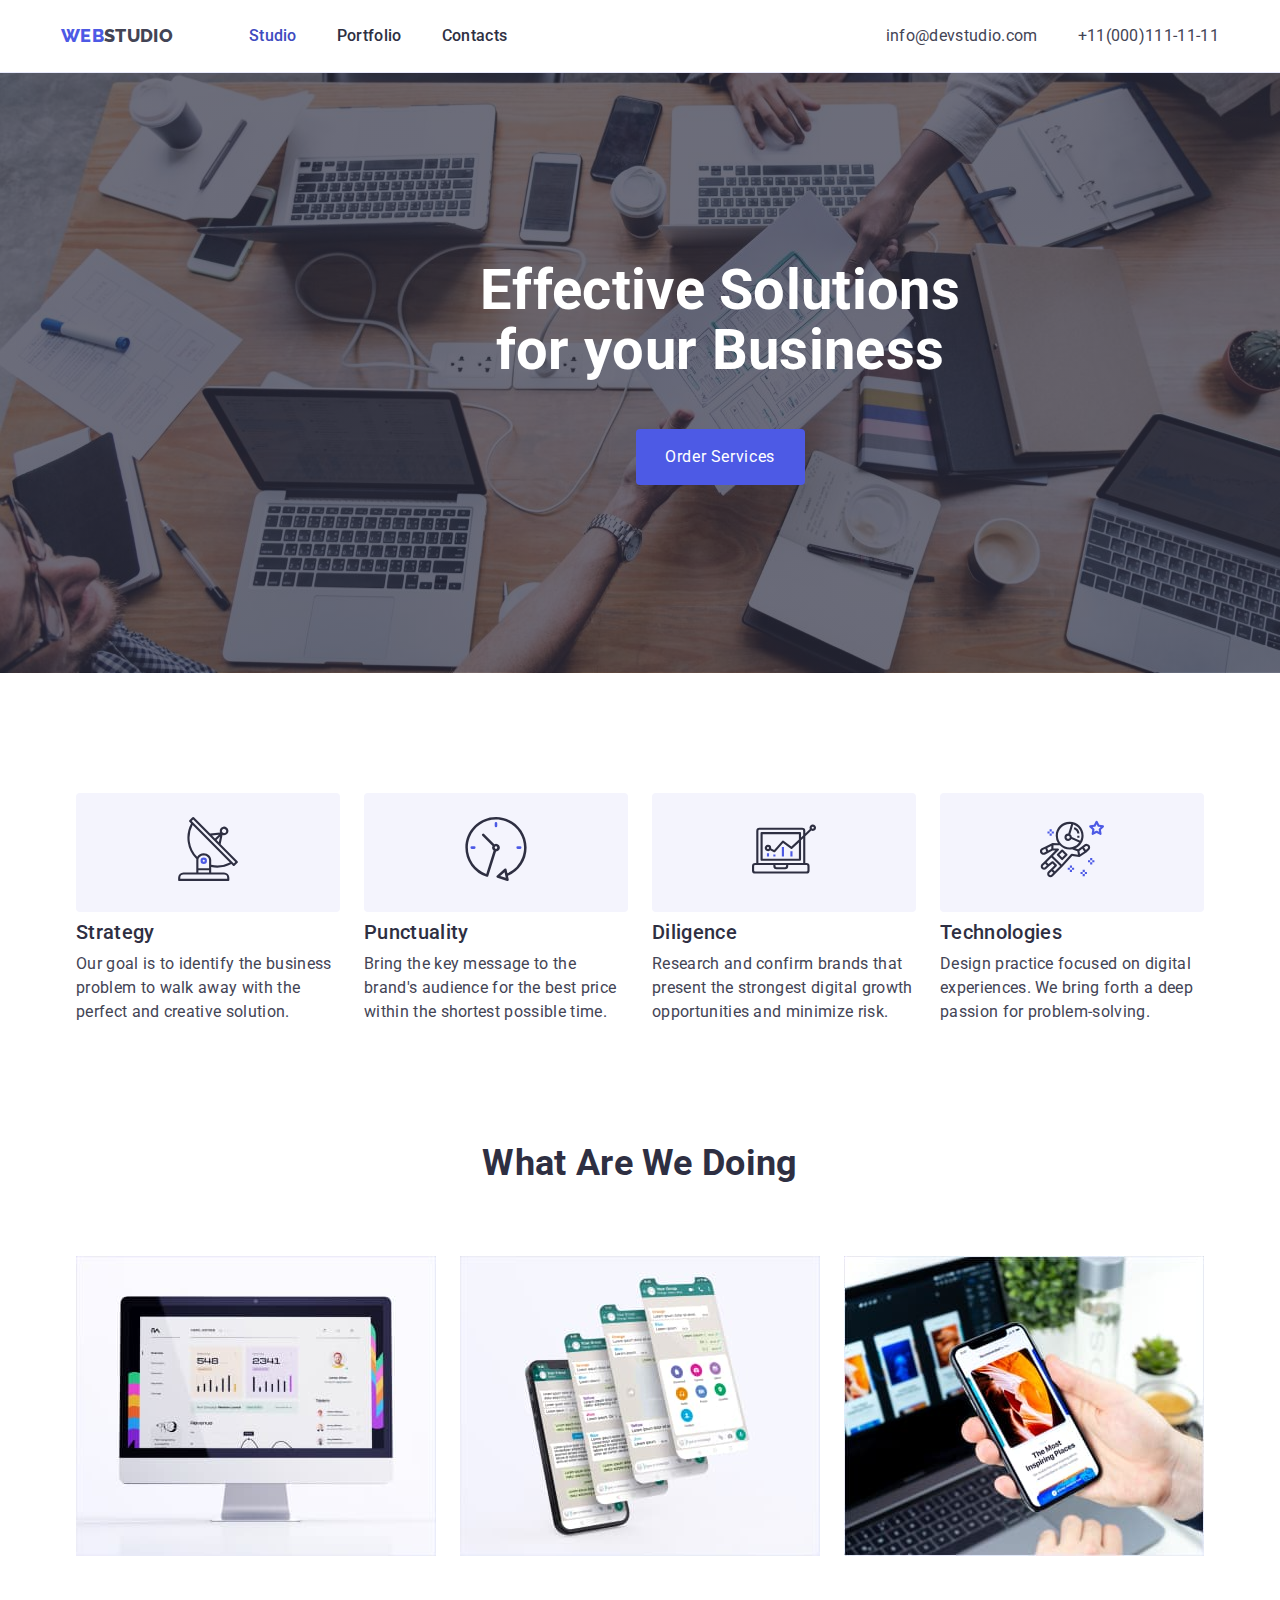
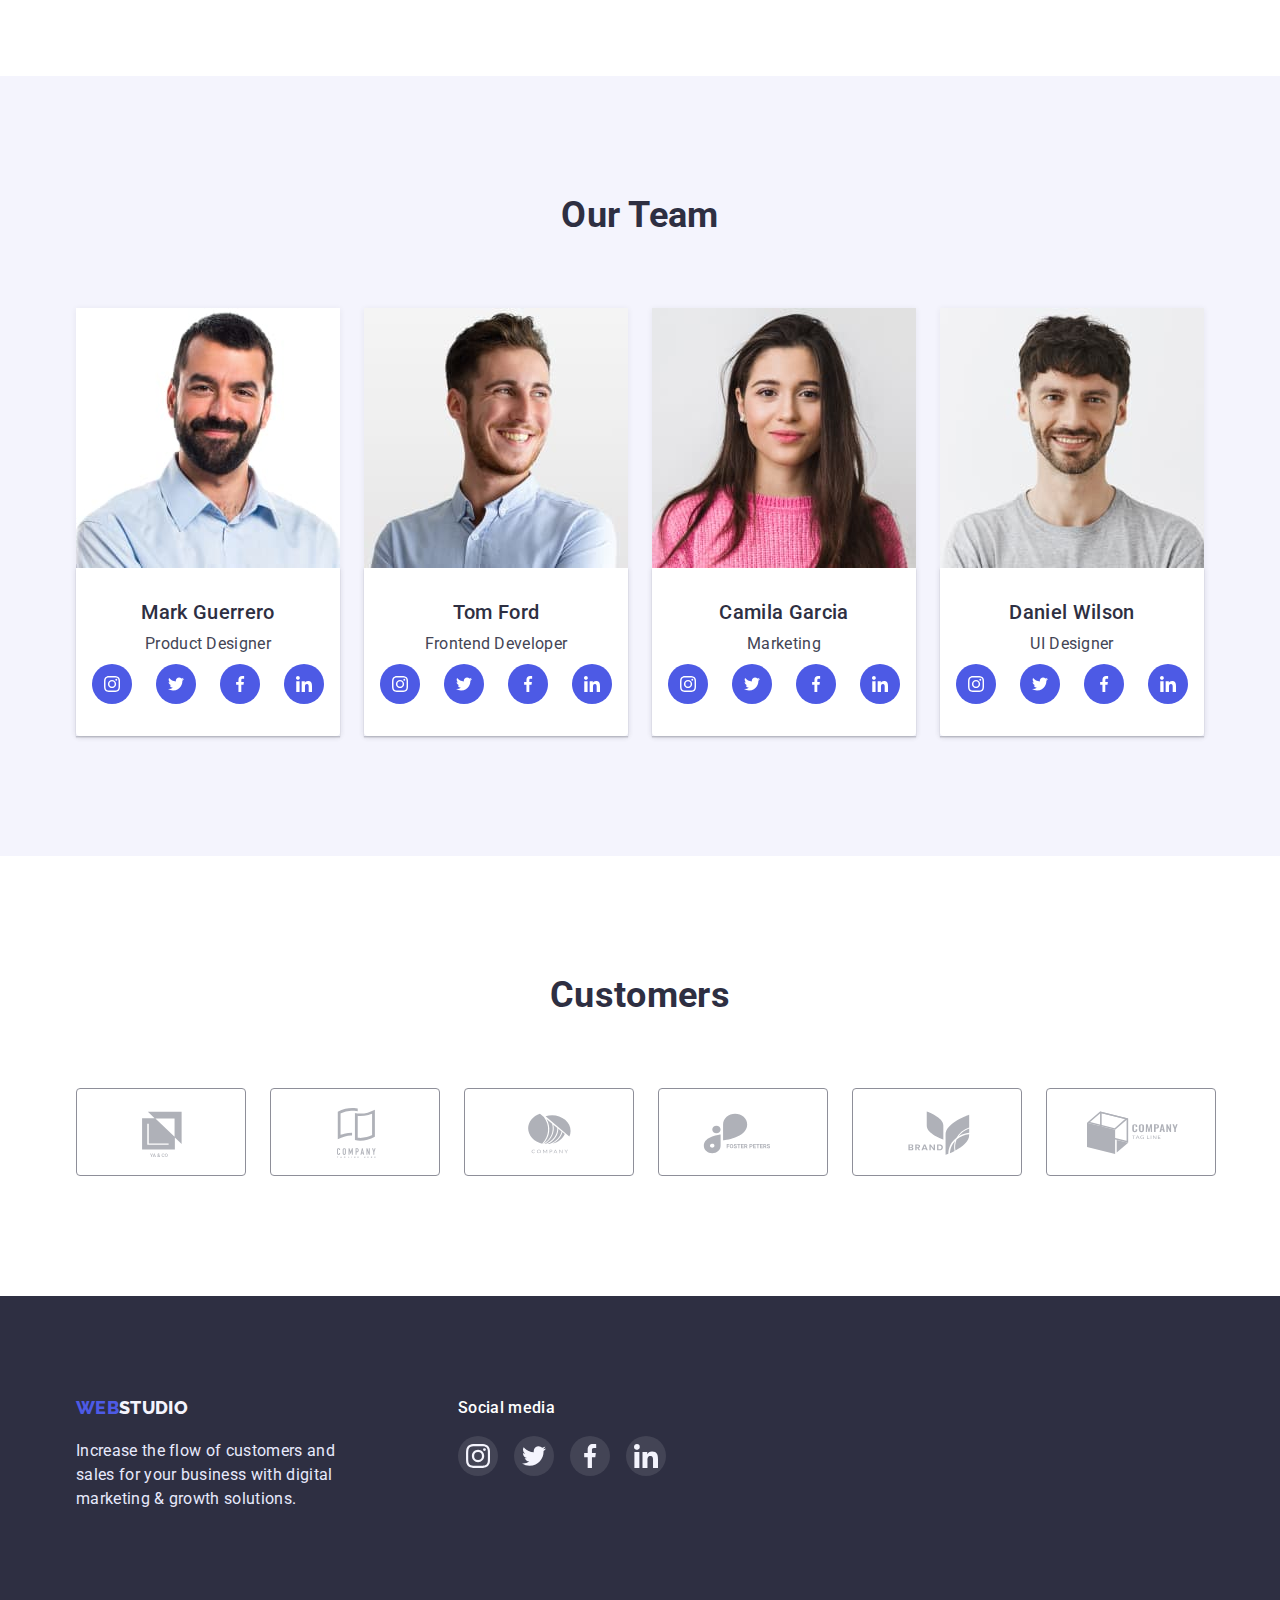
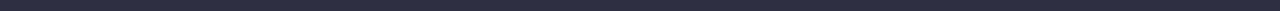
<file: index.html>
<!DOCTYPE html>
<html lang="en">
  <head>
    <meta charset="UTF-8" />
    <meta http-equiv="X-UA-Compatible" content="IE=edge" />
    <meta name="viewport" content="width=device-width, initial-scale=1.0" />
    <link
      href="https://fonts.googleapis.com/css2?family=Raleway:wght@800&family=Roboto:wght@100;300;400;500;700;900&display=swap"
      rel="stylesheet"
    />
    <link rel="stylesheet" href="./styles/modern-normalize.css" />
    <link href="./styles/styles.css" rel="stylesheet" />
    <title>Document</title>
  </head>
  <body>
    <header class="head-nav">
      <div class="header-container">
        <nav class="navigation">
          <a href="./index.html" class="head-logo"
            >WEB<span class="logo-color-black">STUDIO</span></a
          >

          <ul class="list-nav">
            <li class="list-item">
              <a href="./index.html" class="nav-list-hyper-link active"
                >Studio</a
              >
            </li>
            <li class="list-item">
              <a href="./portfolio.html" class="nav-list-hyper-link"
                >Portfolio</a
              >
            </li>
            <li class="list-item">
              <a href="" class="nav-list-hyper-link">Contacts</a>
            </li>
          </ul>
        </nav>
        <address class="address-list">
          <ul class="list-contact">
            <li class="list-item">
              <a href="mailto:@devstudio.com" class="contacts">
                info@devstudio.com</a
              >
            </li>
            <li class="list-item">
              <a href="tel:+11(000)111-11-11" class="contacts">
                +11(000)111-11-11</a
              >
            </li>
          </ul>
        </address>
      </div>
    </header>
    <main>
      <section class="section hero">
        <div class="conteiner">
          <h1 class="business-title">Effective Solutions for your Business</h1>
          <button type="button" class="order-button">Order Services</button>
        </div>
      </section>
      <section class="section futures">
        <div class="conteiner">
          <h2 class="hidden">Need so need or Futures</h2>
          <ul class="list-futures">
            <li class="futures-block">
              <div class="futures-bg">
                <svg class="futures-svg" width="64" height="64">
                  <use href="./images/symbol-defs.svg#icon-antenna-1"></use>
                </svg>
              </div>
              <h3 class="futures-title">Strategy</h3>
              <p class="futures-text">
                Our goal is to identify the business problem to walk away with
                the perfect and creative solution.
              </p>
            </li>
            <li class="futures-block">
              <div class="futures-bg">
                <svg class="futures-svg" width="64" height="64">
                  <use href="./images/symbol-defs.svg#icon-clock-1"></use>
                </svg>
              </div>
              <h3 class="futures-title">Punctuality</h3>
              <p class="futures-text">
                Bring the key message to the brand's audience for the best price
                within the shortest possible time.
              </p>
            </li>
            <li class="futures-block">
              <div class="futures-bg">
                <svg class="futures-svg" width="64" height="64">
                  <use href="./images/symbol-defs.svg#icon-diagram-1"></use>
                </svg>
              </div>
              <h3 class="futures-title">Diligence</h3>
              <p class="futures-text">
                Research and confirm brands that present the strongest digital
                growth opportunities and minimize risk.
              </p>
            </li>
            <li class="futures-block">
              <div class="futures-bg">
                <svg class="futures-svg" width="64" height="64">
                  <use href="./images/symbol-defs.svg#icon-astronaut-1"></use>
                </svg>
              </div>
              <h3 class="futures-title">Technologies</h3>
              <p class="futures-text">
                Design practice focused on digital experiences. We bring forth a
                deep passion for problem-solving.
              </p>
            </li>
          </ul>
        </div>
      </section>
      <section class="section">
        <h2 class="section-title">What are we doing</h2>
        <div class="conteiner">
          <ul class="list-work">
            <li class="list-photo">
              <img
                src="./images/notebook.jpg"
                alt="Notebook download wait please"
                width="360"
                height="300"
              />
            </li>

            <li class="list-photo">
              <img
                src="./images/smartphone.jpg"
                alt="Smartphone download wait please"
                width="360"
                height="300"
              />
            </li>

            <li class="list-photo">
              <img
                src="./images/notebookandsmartphone.jpg"
                alt="Notebook and smartphone download wait please"
                width="360"
                height="300"
              />
            </li>
          </ul>
        </div>
      </section>
      <section class="section personal-section">
        <div class="conteiner">
          <h2 class="team-title">Our Team</h2>
          <ul class="list list-personal">
            <li class="personal">
              <img
                src="./images/markguerrero.jpg"
                alt="download photo Mark Guerrero"
                width="264"
                height="260"
              />
              <div class="team-description">
                <h3 class="team-name">Mark Guerrero</h3>
                <p class="team-position">Product Designer</p>
                <ul class="team-svg-list list">
                  <li class="team-svg-item">
                    <a class="svg-link" href=""
                      ><svg class="team-svg" width="16" height="16">
                        <use
                          href="./images/symbol-defs.svg#icon-instagram-2"
                        ></use></svg></a>
                  </li>

                  <li class="team-svg-item">
                    <a href="" class="svg-link"
                      ><svg class="team-svg" width="16" height="16">
                        <use
                          href="./images/symbol-defs.svg#icon-twitter-1"
                        ></use></svg></a>
                  </li>

                  <li class="team-svg-item">
                    <a href="" class="svg-link"
                      ><svg class="team-svg" width="16" height="16">
                        <use
                          href="./images/symbol-defs.svg#icon-facebook-1"></use></svg></a>
                  </li>

                  <li class="team-svg-item">
                    <a href="" class="svg-link"
                      ><svg class="team-svg" width="16" height="16">
                        <use
                          href="./images/symbol-defs.svg#icon-linkedin-1"></use></svg></a>
                  </li>
                </ul>
              </div>
            </li>
            <li class="personal">
              <img
                src="./images/tomford.jpg"
                alt="download photo Tom Ford"
                width="264"
                height="260"
              />
              <div class="team-description">
                <h3 class="team-name">Tom Ford</h3>
                <p class="team-position">Frontend Developer</p>
                <ul class="team-svg-list list">
                  <li class="team-svg-item">
                    <a class="svg-link" href=""
                      ><svg class="team-svg" width="16" height="16">
                        <use
                          href="./images/symbol-defs.svg#icon-instagram-2"
                        ></use></svg></a>
                  </li>

                  <li class="team-svg-item">
                    <a href="" class="svg-link"
                      ><svg class="team-svg" width="16" height="16">
                        <use
                          href="./images/symbol-defs.svg#icon-twitter-1"></use></svg></a>
                  </li>

                  <li class="team-svg-item">
                    <a href="" class="svg-link"
                      ><svg class="team-svg" width="16" height="16">
                        <use
                          href="./images/symbol-defs.svg#icon-facebook-1"
                        ></use></svg></a>
                  </li>

                  <li class="team-svg-item">
                    <a href="" class="svg-link"
                      ><svg class="team-svg" width="16" height="16">
                        <use
                          href="./images/symbol-defs.svg#icon-linkedin-1"></use></svg></a>
                  </li>
                </ul>
              </div>
            </li>
            <li class="personal">
              <img
                src="./images/camilagarcia.jpg"
                alt="download photo Camila Garcia"
                width="264"
                height="260"
              />
              <div class="team-description">
                <h3 class="team-name">Camila Garcia</h3>
                <p class="team-position">Marketing</p>
                <ul class="team-svg-list list">
                  <li class="team-svg-item">
                    <a class="svg-link" href=""
                      ><svg class="team-svg" width="16" height="16">
                        <use
                          href="./images/symbol-defs.svg#icon-instagram-2"
                        ></use></svg></a>
                  </li>

                  <li class="team-svg-item">
                    <a href="" class="svg-link"
                      ><svg class="team-svg" width="16" height="16">
                        <use
                          href="./images/symbol-defs.svg#icon-twitter-1"></use></svg></a>
                  </li>

                  <li class="team-svg-item">
                    <a href="" class="svg-link"
                      ><svg class="team-svg" width="16" height="16">
                        <use
                          href="./images/symbol-defs.svg#icon-facebook-1"></use></svg></a>
                  </li>

                  <li class="team-svg-item">
                    <a href="" class="svg-link"
                      ><svg class="team-svg" width="16" height="16">
                        <use
                          href="./images/symbol-defs.svg#icon-linkedin-1"></use></svg></a>
                  </li>
                </ul>
              </div>
            </li>
            <li class="personal">
              <img
                src="./images/danielwilson.jpg"
                alt="download photo Daniel Wilson"
                width="264"
                height="260"
              />
              <div class="team-description">
                <h3 class="team-name">Daniel Wilson</h3>
                <p class="team-position">UI Designer</p>
                <ul class="team-svg-list list">
                  <li class="team-svg-item">
                    <a class="svg-link" href=""
                      ><svg class="team-svg" width="16" height="16">
                        <use
                          href="./images/symbol-defs.svg#icon-instagram-2"></use></svg></a>
                  </li>

                  <li class="team-svg-item">
                    <a href="" class="svg-link"
                      ><svg class="team-svg" width="16" height="16">
                        <use
                          href="./images/symbol-defs.svg#icon-twitter-1"></use></svg></a>
                  </li>

                  <li class="team-svg-item">
                    <a href="" class="svg-link"
                      ><svg class="team-svg" width="16" height="16">
                        <use
                          href="./images/symbol-defs.svg#icon-facebook-1"></use></svg></a>
                  </li>

                  <li class="team-svg-item">
                    <a href="" class="svg-link"
                      ><svg class="team-svg" width="16" height="16">
                        <use
                          href="./images/symbol-defs.svg#icon-linkedin-1"></use></svg></a>
                  </li>
                </ul>
              </div>
            </li>
          </ul>
        </div>
      </section>
      <section class="section">
        <div class="conteiner">
          <h2 class="section-title">Customers</h2>
          <ul class="customers-list list">
            <li class="customers-item">
              <a class="customers-link" href=""
                ><svg class="customers-svg" width="104" height="54">
                  <use href="./images/symbol-defs.svg#icon-Logo-1"></use></svg></a>
            </li>
            <li class="customers-item">
              <a class="customers-link" href=""
                ><svg class="customers-svg" width="104" height="54">
                  <use href="./images/symbol-defs.svg#icon-Logo-2"></use></svg></a>
            </li>
            <li class="customers-item">
              <a class="customers-link" href=""
                ><svg class="customers-svg" width="104" height="54">
                  <use href="./images/symbol-defs.svg#icon-Logo-3"></use></svg></a>
            </li>
            <li class="customers-item">
              <a class="customers-link" href=""
                ><svg class="customers-svg" width="104" height="54">
                  <use href="./images/symbol-defs.svg#icon-Logo-4"></use></svg></a>
            </li>
            <li class="customers-item">
              <a class="customers-link" href=""
                ><svg class="customers-svg" width="104" height="54">
                  <use href="./images/symbol-defs.svg#icon-Logo-5"></use></svg></a>
            </li>
            <li class="customers-item">
              <a class="customers-link" href=""
                ><svg class="customers-svg" width="104" height="54">
                  <use href="./images/symbol-defs.svg#icon-Logo-6"></use></svg></a>
            </li>
          </ul>
        </div>
      </section>
    </main>
    <footer class="footer">
      <div class="conteiner">
        <ul class="footer-list list">
          <li>
            <a href="./index.html" class="footer-logo"
              >Web<span class="footer-color-white">Studio</span></a
            >
            <p class="footer-text">
              Increase the flow of customers and sales for your business with
              digital marketing & growth solutions.
            </p>
          </li>
          <li>
            <p class="footer-media">Social media</p>
            <ul class="footer-svg-list list">
              <li class="footer-svg-item">
                <a class="footer-svg-link" href=""
                  ><svg class="footer-svg" width="24" height="24">
                    <use
                      href="./images/symbol-defs.svg#icon-instagram-2"></use></svg></a>
              </li>

              <li class="footer-svg-item">
                <a href="" class="footer-svg-link"
                  ><svg class="footer-svg" width="24" height="24">
                    <use
                      href="./images/symbol-defs.svg#icon-twitter-1"
                    ></use></svg></a>
              </li>

              <li class="footer-svg-item">
                <a href="" class="footer-svg-link"
                  ><svg class="footer-svg" width="24" height="24">
                    <use
                      href="./images/symbol-defs.svg#icon-facebook-1"
                    ></use></svg></a>
              </li>

              <li class="footer-svg-item">
                <a href="" class="footer-svg-link"
                  ><svg class="footer-svg" width="24" height="24">
                    <use
                      href="./images/symbol-defs.svg#icon-linkedin-1"></use></svg></a>
              </li>
            </ul>
          </li>
        </ul>
      </div>
    </footer>
  </body>
</html>
</file>
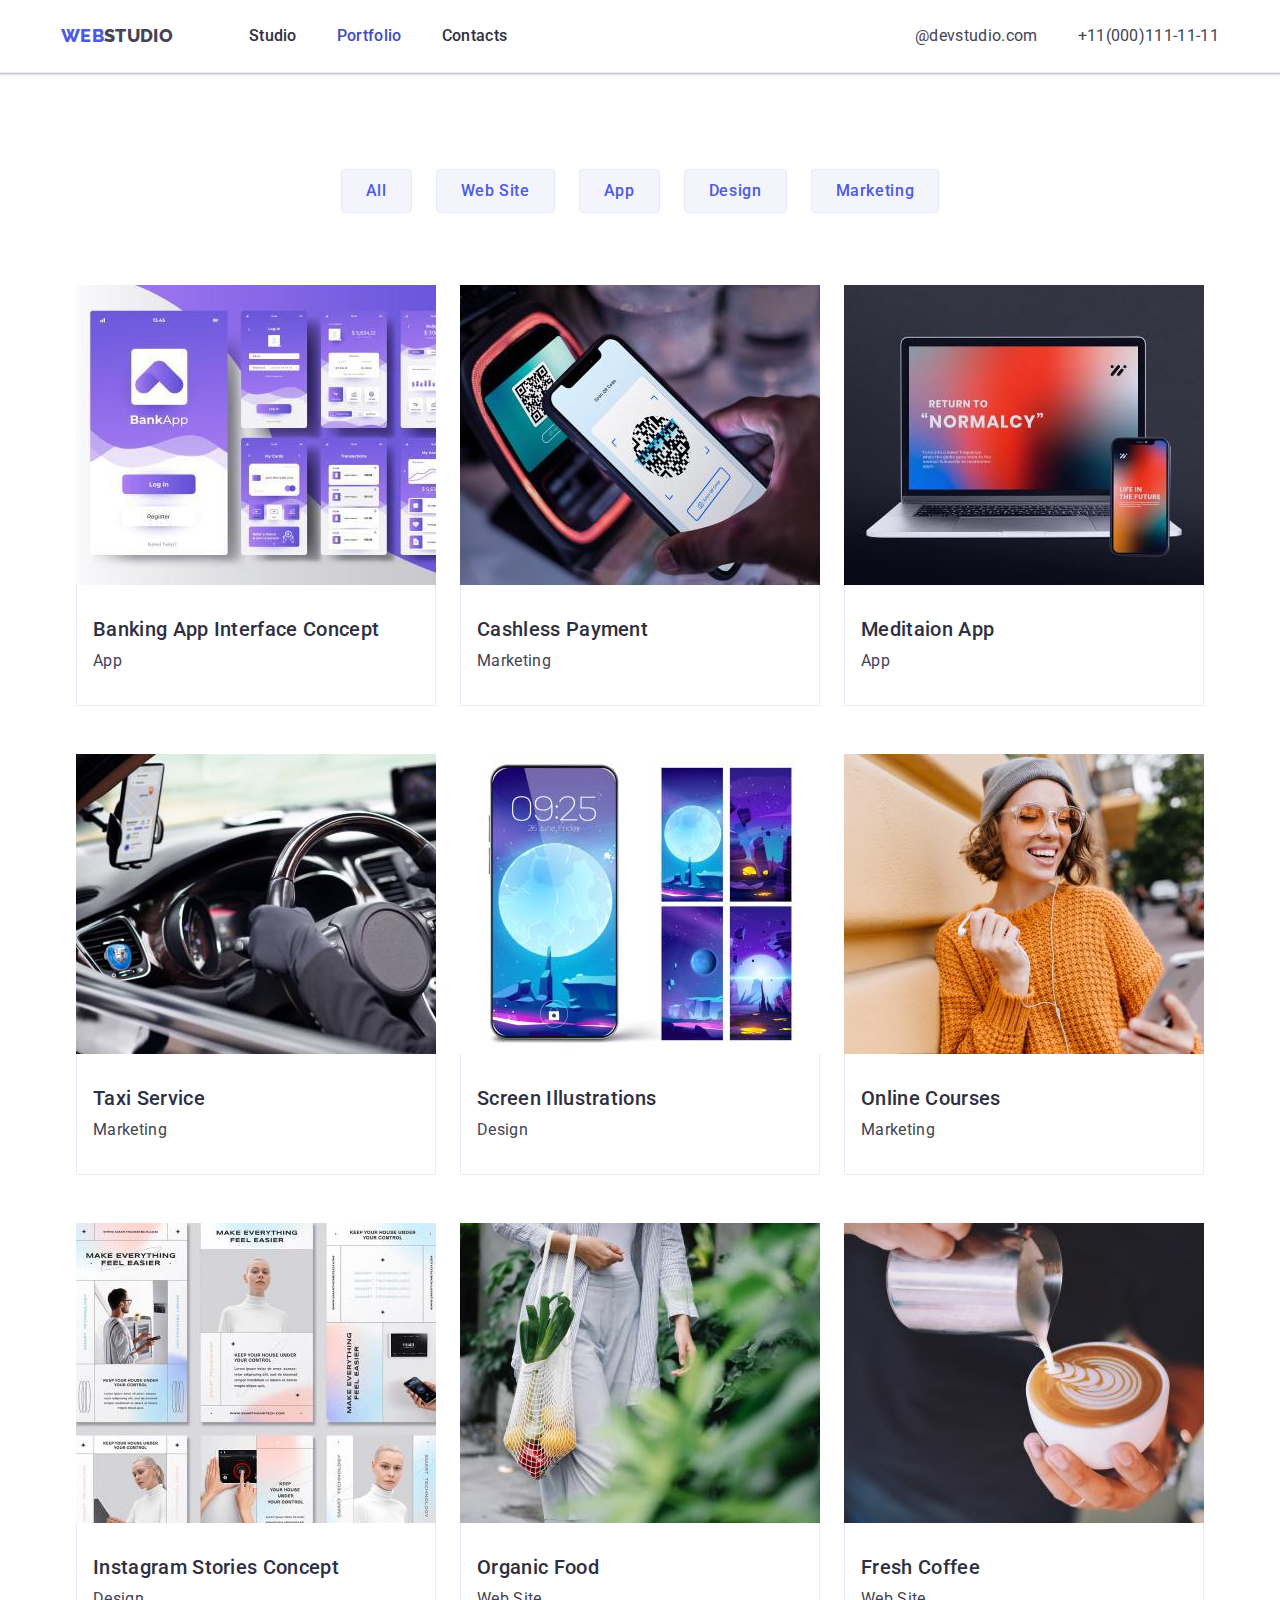
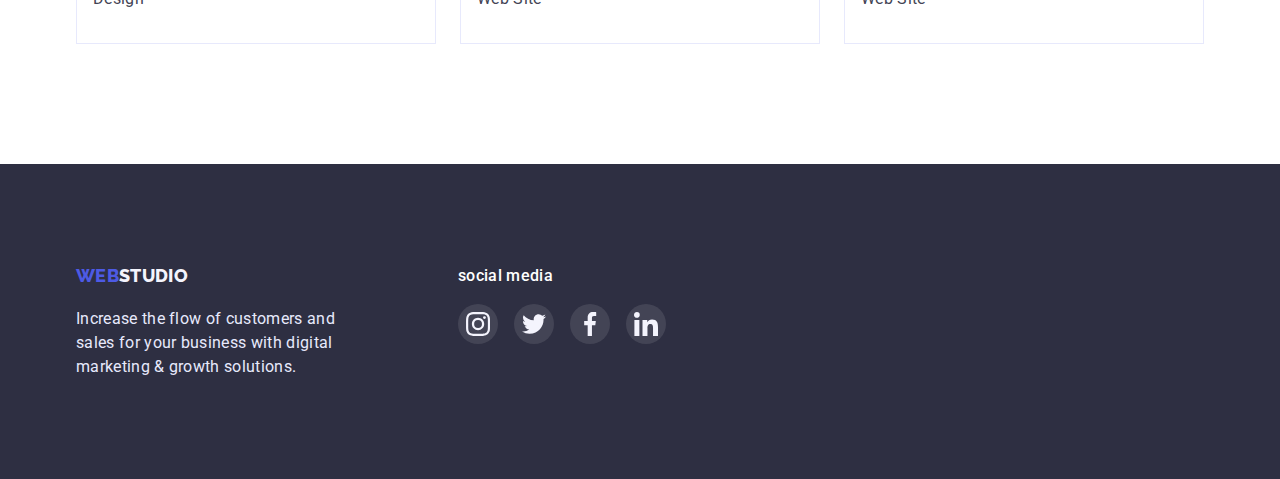
<file: portfolio.html>
<!DOCTYPE html>
<html lang="en">
  <head>
    <meta charset="UTF-8" />
    <meta http-equiv="X-UA-Compatible" content="IE=edge" />
    <meta name="viewport" content="width=device-width, initial-scale=1.0" />
    <link rel="preconnect" href="https://fonts.googleapis.com" />
    <link rel="preconnect" href="https://fonts.gstatic.com" crossorigin />
    <link
      href="https://fonts.googleapis.com/css2?family=Raleway:wght@800&family=Roboto:wght@100;300;400;500;700;900&display=swap"
      rel="stylesheet"
    />
    <link rel="stylesheet" href="./styles/modern-normalize.css" />
    <link href="./styles/styles.css" rel="stylesheet" />
    <title>Portfolio</title>
  </head>
  <body>
    <header class="head-nav">
      <div class="header-container">
        <nav class="navigation">
          <a href="./index.html" class="head-logo"
            >WEB<span class="logo-color-black">STUDIO</span></a
          >

          <ul class="list-nav">
            <li class="list-item">
              <a href="./index.html" class="nav-list-hyper-link">Studio</a>
            </li>
            <li class="list-item">
              <a href="./portfolio.html" class="nav-list-hyper-link active"
                >Portfolio</a
              >
            </li>
            <li class="list-item">
              <a href="" class="nav-list-hyper-link">Contacts</a>
            </li>
          </ul>
        </nav>
        <address class="address-list">
          <ul class="list-contact">
            <li class="list-item">
              <a href="mailto:@devstudio.com" class="contacts">
                @devstudio.com</a
              >
            </li>
            <li class="list-item">
              <a href="tel:+11(000)111-11-11" class="contacts">
                +11(000)111-11-11</a
              >
            </li>
          </ul>
        </address>
      </div>
    </header>
    <main>
      <section class="portfolio">
        <div class="conteiner">
          <ul class="list-button">
            <li class="button-apps-btn">
              <button type="button" class="portfolio-button">All</button>
            </li>
            <li class="button-apps-btn">
              <button type="button" class="portfolio-button">Web Site</button>
            </li>
            <li class="button-apps-btn">
              <button type="button" class="portfolio-button">App</button>
            </li>
            <li class="button-apps-btn">
              <button type="button" class="portfolio-button">Design</button>
            </li>
            <li class="button-apps-btn">
              <button type="button" class="portfolio-button">Marketing</button>
            </li>
          </ul>
          <h1 class="hidden">Portfolio</h1>
          <ul class="apps-list">
            <li class="apps-post">
              <a class="apps-link" href=""
                ><img
                  src="./images/bankinginterface.jpg"
                  alt="Banking App Interface Concept"
                />
                <div class="apps-description">
                  <h3 class="portfolio-title">Banking App Interface Concept</h3>
                  <p class="portfolio-text">App</p>
                </div></a
              >
            </li>
            <li class="apps-post">
              <a class="apps-link" href="">
                <img src="./images/payment.jpg" alt="Cashless Payment" />
                <div class="apps-description">
                  <h3 class="portfolio-title">Cashless Payment</h3>
                  <p class="portfolio-text">Marketing</p>
                </div></a
              >
            </li>
            <li class="apps-post">
              <a class="apps-link" href="">
                <img src="./images/meditationapp.jpg" alt="meditationapp" />
                <div class="apps-description">
                  <h3 class="portfolio-title">Meditaion App</h3>
                  <p class="portfolio-text">App</p>
                </div></a
              >
            </li>
            <li class="apps-post">
              <a class="apps-link" href="">
                <img src="./images/taxiservice.jpg" alt="Taxi Service" />
                <div class="apps-description">
                  <h3 class="portfolio-title">Taxi Service</h3>
                  <p class="portfolio-text">Marketing</p>
                </div></a
              >
            </li>
            <li class="apps-post">
              <a class="apps-link" href="">
                <img
                  src="./images/screenilustrarion.jpg"
                  alt="Screen Illustrations"
                />
                <div class="apps-description">
                  <h3 class="portfolio-title">Screen Illustrations</h3>
                  <p class="portfolio-text">Design</p>
                </div></a
              >
            </li>
            <li class="apps-post">
              <a class="apps-link" href="">
                <img src="./images/onlinecourse.jpg" alt="Online Courses" />
                <div class="apps-description">
                  <h3 class="portfolio-title">Online Courses</h3>
                  <p class="portfolio-text">Marketing</p>
                </div></a
              >
            </li>
            <li class="apps-post">
              <a class="apps-link" href="">
                <img
                  src="./images/instastories.jpg"
                  alt="Instagram Stories Concept"
                />
                <div class="apps-description">
                  <h3 class="portfolio-title">Instagram Stories Concept</h3>
                  <p class="portfolio-text">Design</p>
                </div></a
              >
            </li>
            <li class="apps-post">
              <a class="apps-link" href="">
                <img src="./images/organicfood.jpg" alt="Organic Food" />
                <div class="apps-description">
                  <h3 class="portfolio-title">Organic Food</h3>
                  <p class="portfolio-text">Web Site</p>
                </div></a
              >
            </li>
            <li class="apps-post">
              <a class="apps-link" href="">
                <img src="./images/freshcoffee.jpg" alt="Fresh Coffee" />
                <div class="apps-description">
                  <h3 class="portfolio-title">Fresh Coffee</h3>
                  <p class="portfolio-text">Web Site</p>
                </div></a
              >
            </li>
          </ul>
        </div>
      </section>
    </main>
    <footer class="footer">
      <div class="conteiner">
        <ul class="footer-list list">
          <li>
            <a href="./index.html" class="footer-logo"
              >Web<span class="footer-color-white">Studio</span></a
            >
            <p class="footer-text">
              Increase the flow of customers and sales for your business with
              digital marketing & growth solutions.
            </p>
          </li>
          <li>
            <p class="footer-media">social media</p>
            <ul class="footer-svg-list list">
              <li class="footer-svg-item">
                <a class="footer-svg-link" href=""
                  ><svg class="footer-svg" width="24" height="24">
                    <use
                      href="./images/symbol-defs.svg#icon-instagram-2"></use></svg></a>
              </li>

              <li class="footer-svg-item">
                <a href="" class="footer-svg-link"
                  ><svg class="footer-svg" width="24" height="24">
                    <use
                      href="./images/symbol-defs.svg#icon-twitter-1"></use></svg></a>
              </li>

              <li class="footer-svg-item">
                <a href="" class="footer-svg-link"
                  ><svg class="footer-svg" width="24" height="24">
                    <use
                      href="./images/symbol-defs.svg#icon-facebook-1"></use></svg></a>
              </li>

              <li class="footer-svg-item">
                <a href="" class="footer-svg-link"
                  ><svg class="footer-svg" width="24" height="24">
                    <use
                      href="./images/symbol-defs.svg#icon-linkedin-1"></use></svg></a>
              </li>
            </ul>
          </li>
        </ul>
      </div>
    </footer>
  </body>
</html>
</file>
<file: styles/styles.css>
:root {
    --maincolor:#2E2F42;
    --headercolor:#434455;
    --lightbackgroudcolor:#F4F4FD;
    --linkscolor:#4D5AE5;
    --background: #fff;
    --footertext: #E7E9FC;
    --hoverlink: #404BBF;
    --customers-bg:#8E8F99;
    --customers-svg:#AFB1B8;
    --footer-focus:#31D0AA;
    --footer-bg-link:#ffffff1A;
}

ul{
    padding: 0;
    margin: 0;
}

li{
    padding: 0;
    margin: 0;
}

p,a {
    padding: 0;
    margin: 0;
    text-decoration: none;
}

h1,h2,h3,h4,h5,h6 {
    margin: 0;
    padding: 0;
}
img {
    display: block;
    max-width: 100%;
}

button {
    border:none
}

body {
font-family: 'Roboto';
font-size: 16px;
line-height: 1.5;
color: var(--maincolor);
background-color: var(--background);
letter-spacing: 0.02em;
}

.conteiner{
    max-width: 1158px;
    margin: 0 auto;
    box-sizing: border-box; 
    padding: 0 15px 0 15px;
}

.header-container {
    max-width: 1158px;
    box-sizing: border-box;
    display: flex;
    margin: 0 auto;
    justify-content: space-between;

}

.section{
    margin: 0 auto;
    padding: 120px 0 120px 0;
}

.list {
    list-style: none;
    display: inline-flex;
}

.navigation {
    display: flex;
    text-align: center;
}

.head-nav {
    border-bottom: 1px solid var(--footertext);
    margin: auto;
    box-shadow: 0px 2px 1px rgba(46, 47, 66, 0.08), 0px 1px 1px rgba(46, 47, 66, 0.16), 0px 1px 6px rgba(46, 47, 66, 0.08);
}

.head-logo {
    font-family: 'Raleway';
    font-style: normal;
    font-weight: 800;
    font-size: 18px;
    line-height: 1.33;
    color: var(--linkscolor);
    text-decoration: none;
    text-transform: uppercase;
    padding-top: 24px;
    padding-bottom: 24px;
    margin-right: 76px;
}

.logo-color-black {
    color: var(--headercolor);
}

.nav-list-hyper-link {
    text-decoration: none;
    font-weight: 500;
    color: var(--maincolor);
    padding: 24px 0 24px 0;
    display: block;

}

.list-nav{
    display:flex;
    list-style: none;
    display: flex;
    gap: 40px;
}

.active {
    color: var(--hoverlink)
}


.nav-list-hyper-link:hover, .nav-list-hyper-link:focus {
    color: var(--hoverlink);
}
.address-list {
    text-align: right;
}

.list-contact{
    display:flex;
    list-style: none;
    gap:40px;
}

.contacts {
text-decoration: none;
color: var(--headercolor);
font-style: normal;
padding: 24px 0 24px 0;
display: block;
}

.contacts:hover, .contacts:focus {
    color: var(--hoverlink);
}

.hero{
    background-image: linear-gradient(rgba(46, 47, 66, 0.7), rgba(46, 47, 66, 0.7)), url(../images/background-hero.jpg);
    padding-top: 188px;
    padding-bottom: 188px;
    background-repeat: no-repeat;
    background-size: cover;
    background-position: center;
    width: 1440px;
    background-color: var(--maincolor);
}

.business-title {
    color: var(--background);
font-size: 56px;
line-height: 1.07;
margin: 0 auto 48px;
max-width: 496px;
text-align: center;
}

.order-button {
    background-color: var(--linkscolor);
    color: var(--background);
    cursor:pointer;
width: 169px;
height: 56px;
margin: 0 auto;
display: block;
border-radius: 4px;
letter-spacing: 0.04em;
line-height: 24px;
}

.order-button:hover, .order-button:focus {
    background-color: var(--hoverlink);
}

.hidden {
        position: absolute;
        width: 1px;
        height: 1px;
        margin: -1px;
        border: 0;
        padding: 0;
        white-space: nowrap;
        clip-path: inset(100%);
        clip: rect(0 0 0 0);
        overflow: hidden;
}

.futures {
    padding-bottom: 0;
}

.list-futures {
    list-style: none;
    display: inline-flex;
    justify-content: center;
}

.futures-svg {
}

.futures-bg {
    background-color: var(--lightbackgroudcolor);
    border-radius: 4px;
    padding: 24px 100px;
}

.futures-title{
    font-size: 20px;
    line-height: 1.2;
    font-weight: 500;
    gap:24px;   
    margin-bottom: 8px;
    margin-top: 8px;
}

.futures-text {
    color: var(--headercolor);
    display: flex;
    gap:24px;
    flex-wrap: wrap;
    justify-content: space-around;
}
.list-futures {
    display: flex;
    justify-content:space-between;;
    gap:24px;   
}

.futures-block {
    width: 264px;
}

.personal-section {
    background-color: var(--lightbackgroudcolor);
}

.section-title {
font-size: 36px;
line-height: 1.11;
text-transform: capitalize;
text-align: center;
margin-bottom: 72px;
}

.section-work {
    padding: 0 0 120px;
}

.section-team{
    background-color: var(--lightbackgroudcolor);
    padding-bottom: 120px;
}

.list-work{
    list-style: none;
    display: flex;
    gap:24px;
    flex-wrap: wrap;
    justify-content: space-between;
}

.list-photo {
    justify-content: center;
    display: flex;
    gap:24px;
    flex-wrap: wrap;
    width: 360px;

}

.list-personal {
    display: flex;
    gap:24px;
    flex-wrap: wrap;
    justify-content: space-between;
}

.personal {
    justify-content: center;
    background: #FFFFFF;
box-shadow: 0px 1px 6px rgba(46, 47, 66, 0.08);
border-radius: 0px 0px 4px 4px;

}

.team-description {
    padding: 32px 16px;
    box-shadow: 0px 1px 6px rgba(46, 47, 66, 0.08), 0px 1px 1px rgba(46, 47, 66, 0.16), 0px 2px 1px rgba(46, 47, 66, 0.08);
}

.team-title{
    font-size: 36px;
line-height: 1.11;
text-transform: capitalize;
text-align: center;
margin-bottom: 72px;
}

.team-name {
    font-size: 20px;
    line-height: 1.2;
    font-weight: 500;
    text-align: center;
    margin-bottom: 8px;
}

.team-position {
    color: var(--headercolor);
    text-align: center;
}

.team-svg-list {
    display: flex;
    gap:24px
}

.team-svg-item {
color: var(--linkscolor);
margin-top: 8px;
}
.team-svg {
    fill: var(--background);
}

.svg-link {
    display: flex;
    justify-content: center;
    align-items: center;
    width: 40px;
    height: 40px;
    border-radius: 50%;
    background-color: var(--linkscolor);
}

.svg-link:hover, .svg-link:focus {
    background-color: var(--hoverlink);
}

.customers-list{
display: flex;
gap:24px;
}

.customers-item {
    display: block;
}

.customers-link {
    display: flex;
    border:1px solid var(--customers-bg);
border-radius: 4px;
outline: transparent;
}

.customers-svg {
    margin: 16px 32px;
    fill: var(--customers-svg);
    
}

.customers-link:hover .customers-svg,
.customers-link:focus .customers-svg {
    fill: var(--hoverlink);
}

.customers-link:focus, .customers-link:hover {
    border-color:var(--hoverlink);
    outline: transparent;
}

.footer {
    background-color: var(--maincolor);
    height: auto;
    padding: 100px 0 100px 0;

}
.footer-list{
    display: flex;
    gap:120px
}

.footer-media {
    color: var(--background);
    font-weight: 500;
    margin-bottom: 16px;
}

.footer-logo {font-family: 'Raleway';
    font-style: normal;
    font-weight: 800;
    font-size: 18px;
    line-height: 1.33;
    color: var(--linkscolor);
    text-decoration: none;
    text-transform: uppercase; 
}

.footer-color-white{
    color:var(--lightbackgroudcolor)

}

.footer-text {
    color: var(--footertext);
    max-width: 262px;
    margin-top: 18px;
}
.footer-svg-list{
    display: flex;
    gap:16px

}

.footer-svg-item{
}

.footer-svg-link{
    display: flex;
    justify-content: center;
    align-items: center;
    width: 40px;
    height: 40px;
    border-radius: 50%;
    background-color: var(--footer-bg-link);
}
.footer-svg{
    fill:var(--lightbackgroudcolor)
}

.footer-svg-link:hover,
.footer-svg-link:focus{
background-color: var(--footer-focus);
}

/*Portfolio*/

.portfolio {
    padding-top: 96px;
}

.list-button {
    list-style: none;
    display: flex;
    justify-content: center;
    margin-bottom: 72px;
    gap: 24px;
}
.portfolio-button {
    background: var(--lightbackgroudcolor);
    border: none;
    letter-spacing: 0.04em;
    cursor: pointer;
    display: flex;
flex-direction: row;
justify-content: center;
align-items: center;
padding: 12px 24px;
background: var(--lightbackgroudcolor);
border: 1px solid var(--footertext);
border-radius: 4px;
color: var(--linkscolor);
font-weight: 500;
}

.portfolio-button:hover, .portfolio-button:focus {
    background-color: var(--linkscolor);
    color: var(--background);
    box-shadow: 0px 3px 1px rgba(0, 0, 0, 0.1), 0px 2px 1px rgba(0, 0, 0, 0.08), 0px 2px 2px rgba(0, 0, 0, 0.12);
}

.apps-post {
    width: 360px;
}

.portfolio-title {
    font-size: 20px;
line-height: 1.2;
color: var(--maincolor);
font-weight: 500;
}

.portfolio-text {
    color: var(--headercolor);
    margin-top: 8px;
}

.apps-list {
    list-style: none;
    display: inline-flex;
    flex-wrap: wrap;
    margin: 0 auto;
    justify-content: space-between;
    gap:48px 24px;

}
.apps-post:last-of-type {
    margin-bottom: 120px;
}

.apps-description {
    border-bottom: 1px solid var(--footertext);
    border-left: 1px solid var(--footertext);
    border-right: 1px solid var(--footertext);
    padding-left: 16px;
    padding-bottom:32px ;
    padding-top: 32px;
}

.apps-link:hover .apps-description,
.apps-link:focus .apps-description{
    box-shadow: 0px 1px 6px rgba(46, 47, 66, 0.08), 0px 1px 1px rgba(46, 47, 66, 0.16), 0px 2px 1px rgba(46, 47, 66, 0.08);
    border-color: var(--lightbackgroudcolor);
    outline: transparent;
}

.apps-link:hover, .apps-link:focus {
    outline: transparent;
}
</file>
